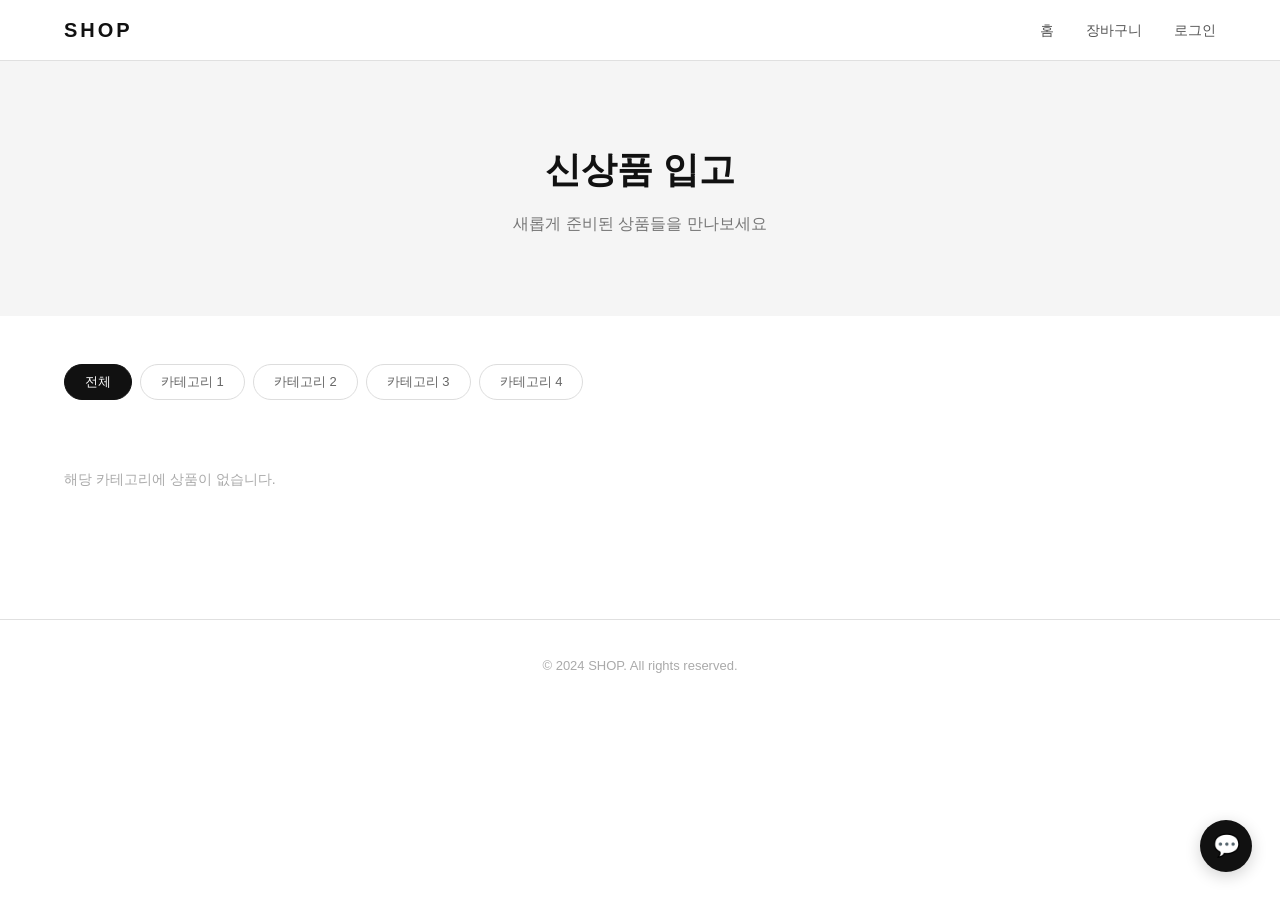
<file: index.html>
<!DOCTYPE html>
<html lang="ko">
<head>
  <meta charset="UTF-8">
  <meta name="viewport" content="width=device-width, initial-scale=1.0">
  <title>SHOP</title>
  <link rel="stylesheet" href="style.css">
</head>
<body>

  <header>
    <div class="header-inner">
      <a href="index.html" class="logo">SHOP</a>
      <nav id="main-nav"></nav>
    </div>
  </header>

  <section class="hero">
    <h1>신상품 입고</h1>
    <p>새롭게 준비된 상품들을 만나보세요</p>
  </section>

  <main class="container">
    <div class="category-tabs">
      <button class="category-tab active" onclick="filterCategory('전체')">전체</button>
      <button class="category-tab" onclick="filterCategory('카테고리 1')">카테고리 1</button>
      <button class="category-tab" onclick="filterCategory('카테고리 2')">카테고리 2</button>
      <button class="category-tab" onclick="filterCategory('카테고리 3')">카테고리 3</button>
      <button class="category-tab" onclick="filterCategory('카테고리 4')">카테고리 4</button>
    </div>
    <div class="product-grid" id="product-grid"></div>
  </main>

  <footer>
    <p>© 2024 SHOP. All rights reserved.</p>
  </footer>

  <script src="supabase-config.js"></script>
  <script src="app.js"></script>
  <script src="chat-widget.js"></script>
  <script>
    let allProducts = [];
    let currentCategory = '전체';

    async function init() {
      allProducts = await fetchProducts();
      renderProducts(allProducts);
      renderNav();
    }

    function renderProducts(products) {
      const grid = document.getElementById('product-grid');
      grid.innerHTML = '';

      if (products.length === 0) {
        grid.innerHTML = '<p style="color:#aaa; font-size:14px; padding:40px 0;">해당 카테고리에 상품이 없습니다.</p>';
        return;
      }

      products.forEach(p => {
        const card = document.createElement('div');
        card.className = 'product-card';
        card.onclick = () => location.href = `product.html?id=${p.id}`;
        card.innerHTML = `
          <div class="product-img" style="background-color: ${p.color}; ${p.image_url ? `background-image:url('${p.image_url}'); background-size:cover; background-position:center;` : ''}"></div>
          <p class="product-name">${p.name}</p>
          <p class="product-price">${p.price.toLocaleString()}원</p>
        `;
        grid.appendChild(card);
      });
    }

    function filterCategory(category) {
      currentCategory = category;

      document.querySelectorAll('.category-tab').forEach(btn => {
        btn.classList.toggle('active', btn.textContent === category);
      });

      const filtered = category === '전체'
        ? allProducts
        : allProducts.filter(p => (p.category || '카테고리 1') === category);

      renderProducts(filtered);
    }

    init();
  </script>

</body>
</html>
</file>
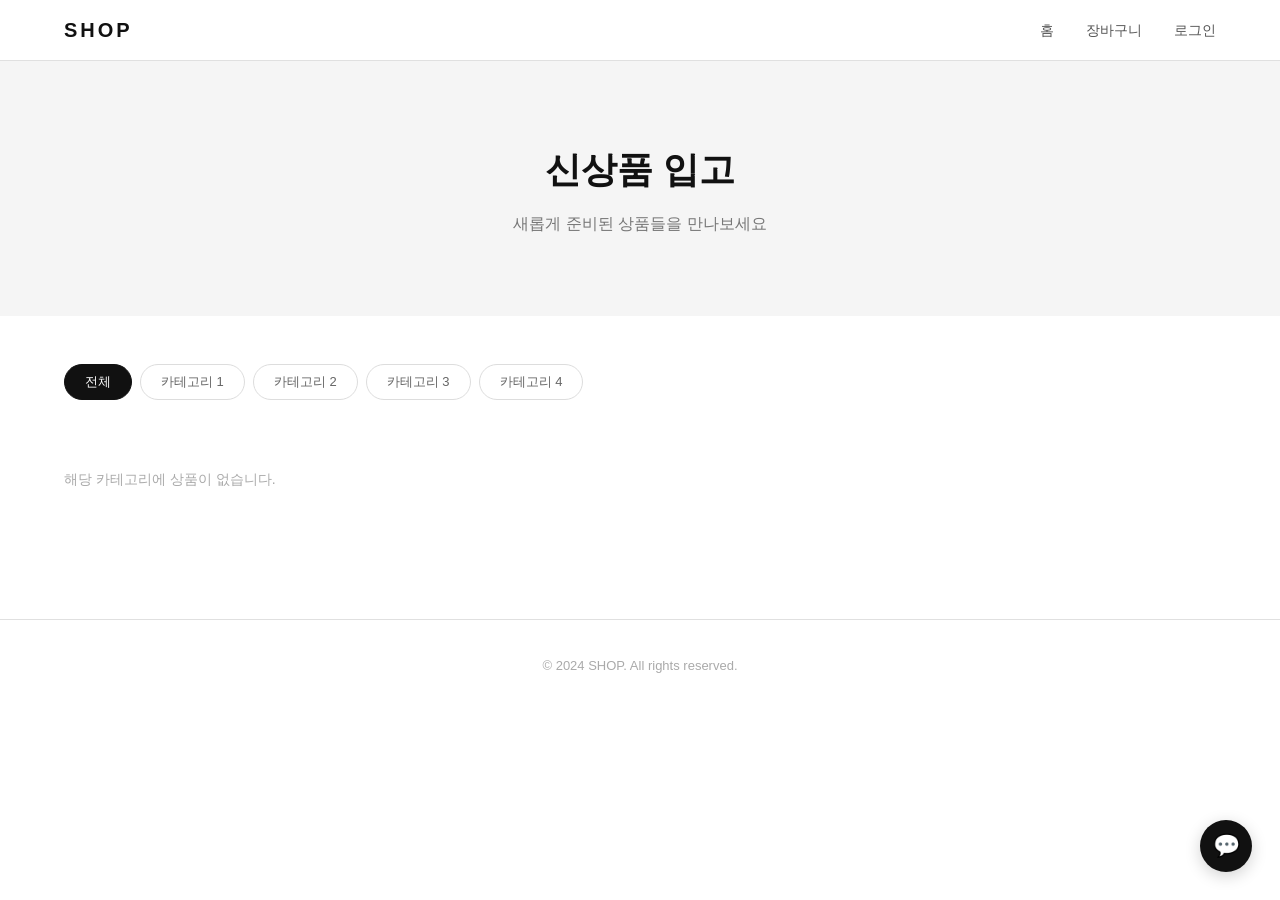
<file: admin.html>
<!DOCTYPE html>
<html lang="ko">
<head>
  <meta charset="UTF-8">
  <meta name="viewport" content="width=device-width, initial-scale=1.0">
  <title>구매 목록 — SHOP 관리자</title>
  <link rel="stylesheet" href="style.css">
</head>
<body>

  <header>
    <div class="header-inner">
      <a href="index.html" class="logo">SHOP</a>
      <nav id="main-nav"></nav>
    </div>
  </header>

  <div class="admin-container">
    <h2 class="section-title">구매 목록</h2>
    <div id="order-list"></div>
  </div>

  <footer>
    <p>© 2024 SHOP. All rights reserved.</p>
  </footer>

  <script src="supabase-config.js"></script>
  <script src="app.js"></script>
  <script>
    renderNav();

    // 관리자가 아니면 메인으로 이동
    if (!isAdmin()) {
      alert('관리자만 접근할 수 있습니다.');
      location.href = 'index.html';
    }

    async function renderOrders() {
      const orders = await getOrders();
      const el = document.getElementById('order-list');

      if (orders.length === 0) {
        el.innerHTML = '<div class="empty-admin">아직 구매 내역이 없습니다.</div>';
        return;
      }

      // 최신 주문이 위에 오도록 정렬
      const sorted = [...orders].reverse();

      el.innerHTML = `
        <table class="admin-table">
          <thead>
            <tr>
              <th>구매일시</th>
              <th>구매자</th>
              <th>아이디</th>
              <th>구매 상품</th>
              <th>총 금액</th>
            </tr>
          </thead>
          <tbody>
            ${sorted.map(order => `
              <tr>
                <td>${order.date}</td>
                <td>${order.userName}</td>
                <td>${order.userId}</td>
                <td class="order-items">
                  ${order.items.map(item =>
                    `${item.name} × ${item.qty}개 (${(item.price * item.qty).toLocaleString()}원)`
                  ).join('<br>')}
                </td>
                <td class="order-total">${order.total.toLocaleString()}원</td>
              </tr>
            `).join('')}
          </tbody>
        </table>
      `;
    }

    renderOrders();
  </script>

</body>
</html>
</file>
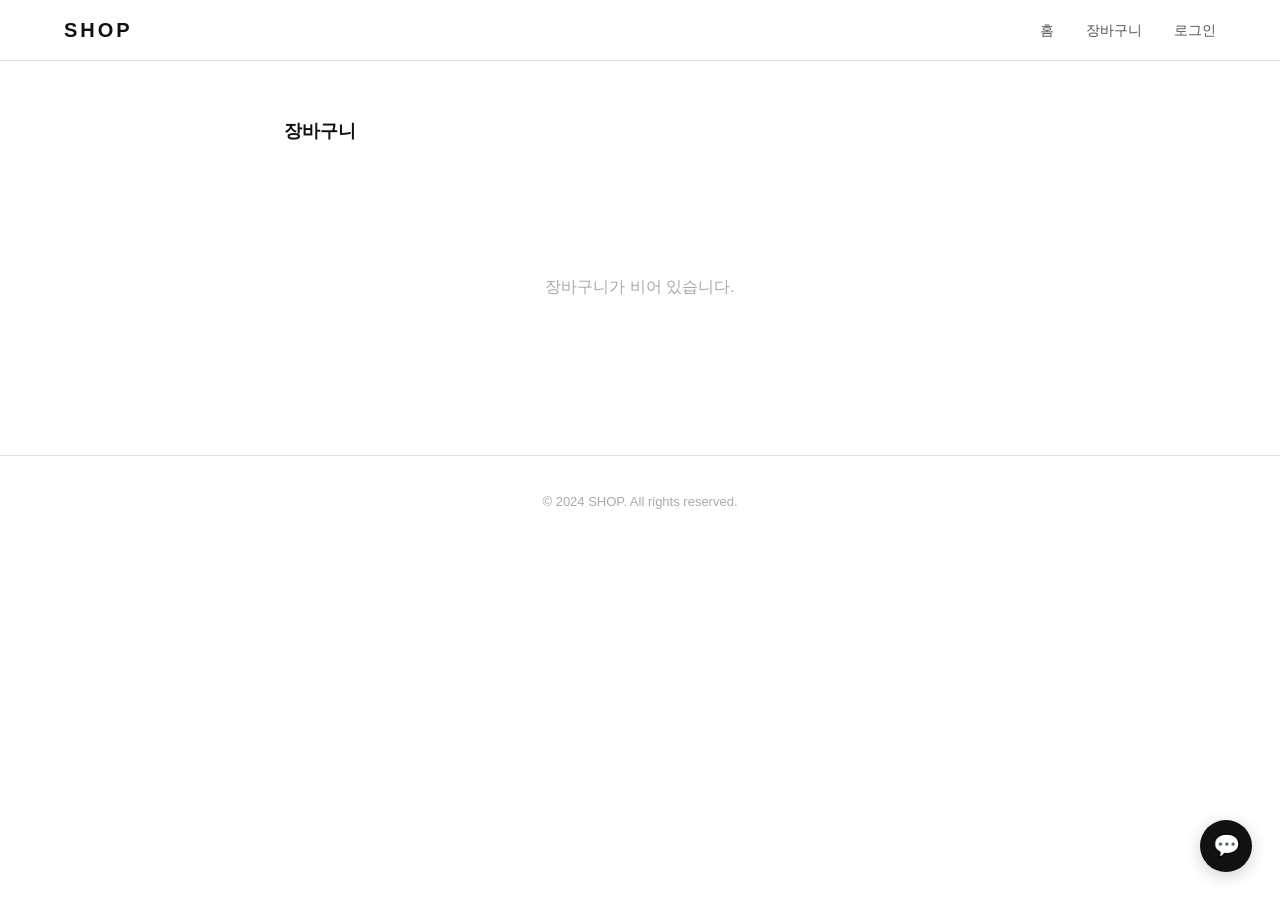
<file: cart.html>
<!DOCTYPE html>
<html lang="ko">
<head>
  <meta charset="UTF-8">
  <meta name="viewport" content="width=device-width, initial-scale=1.0">
  <title>장바구니 — SHOP</title>
  <link rel="stylesheet" href="style.css">
</head>
<body>

  <header>
    <div class="header-inner">
      <a href="index.html" class="logo">SHOP</a>
      <nav id="main-nav"></nav>
    </div>
  </header>

  <div class="cart-container">
    <h2 class="section-title">장바구니</h2>
    <div id="cart-items"></div>
    <div id="cart-summary"></div>
  </div>

  <footer>
    <p>© 2024 SHOP. All rights reserved.</p>
  </footer>

  <script src="supabase-config.js"></script>
  <script src="app.js"></script>
  <script src="chat-widget.js"></script>
  <script>
    function renderCart() {
      const cart = getCart();
      const itemsEl = document.getElementById('cart-items');
      const summaryEl = document.getElementById('cart-summary');

      if (cart.length === 0) {
        itemsEl.innerHTML = '<div class="empty-cart">장바구니가 비어 있습니다.</div>';
        summaryEl.innerHTML = '';
        updateCartCount();
        return;
      }

      itemsEl.innerHTML = cart.map(item => `
        <div class="cart-item">
          <div class="cart-item-img" style="background-color: ${item.color}"></div>
          <div class="cart-item-info">
            <p class="cart-item-name">${item.name}</p>
            <p class="cart-item-price">${item.price.toLocaleString()}원 × ${item.qty}개</p>
          </div>
          <button class="cart-item-remove" onclick="removeItem(${item.id})">✕</button>
        </div>
      `).join('');

      const total = cart.reduce((sum, item) => sum + item.price * item.qty, 0);
      summaryEl.innerHTML = `
        <div class="cart-summary">
          <p class="cart-total-text">총 금액 &nbsp; ${total.toLocaleString()}원</p>
          <button class="btn btn-primary" onclick="handlePurchase()">구매하기</button>
        </div>
      `;

      updateCartCount();
    }

    function removeItem(id) {
      removeFromCart(id);
      renderCart();
    }

    async function handlePurchase() {
      if (!getCurrentUser()) {
        alert('로그인 후 구매하실 수 있습니다.');
        location.href = 'login.html';
        return;
      }
      const btn = document.querySelector('.btn-primary');
      btn.disabled = true;
      btn.textContent = '처리 중...';
      if (await saveOrder()) {
        alert('구매가 완료되었습니다!');
        renderCart();
      } else {
        btn.disabled = false;
        btn.textContent = '구매하기';
      }
    }

    renderNav();
    renderCart();
  </script>

</body>
</html>
</file>
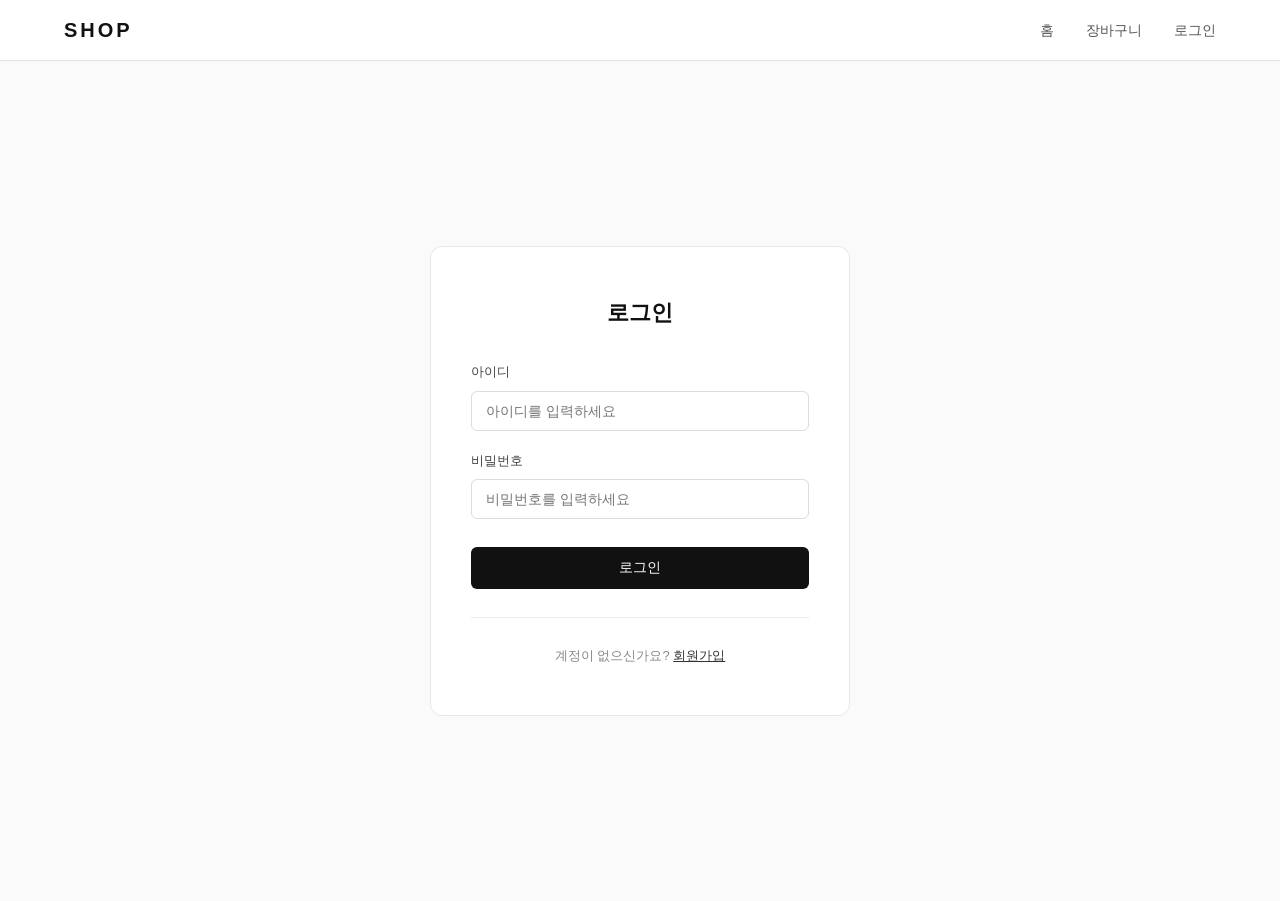
<file: inquiry.html>
<!DOCTYPE html>
<html lang="ko">
<head>
  <meta charset="UTF-8">
  <meta name="viewport" content="width=device-width, initial-scale=1.0">
  <title>문의하기 — SHOP</title>
  <link rel="stylesheet" href="style.css">
</head>
<body>

  <header>
    <div class="header-inner">
      <a href="index.html" class="logo">SHOP</a>
      <nav id="main-nav"></nav>
    </div>
  </header>

  <div class="inquiry-container">

    <!-- 문의 작성 폼 (일반 회원만) -->
    <div id="write-section">
      <h2 class="section-title">문의하기</h2>
      <div class="inquiry-form">
        <div class="form-group">
          <label class="form-label">제목</label>
          <input class="form-input" id="input-title" type="text" placeholder="문의 제목을 입력하세요">
        </div>
        <div class="form-group">
          <label class="form-label">내용</label>
          <textarea class="form-input form-textarea" id="input-content" placeholder="문의 내용을 입력하세요"></textarea>
        </div>
        <p class="form-error" id="write-error"></p>
        <button class="btn btn-primary" onclick="handleSubmit()">문의 등록</button>
      </div>
    </div>

    <!-- 문의 목록 -->
    <div id="list-section">
      <h2 class="section-title" id="list-title">내 문의 목록</h2>
      <div id="inquiry-list"></div>
    </div>

  </div>

  <footer>
    <p>© 2024 SHOP. All rights reserved.</p>
  </footer>

  <script src="supabase-config.js"></script>
  <script src="app.js"></script>
  <script>
    renderNav();

    const user = getCurrentUser();
    if (!user) {
      alert('로그인 후 이용하실 수 있습니다.');
      location.href = 'login.html';
    }

    // 관리자면 작성 폼 숨기고 제목 변경
    if (user && user.role === 'admin') {
      document.getElementById('write-section').style.display = 'none';
      document.getElementById('list-title').textContent = '전체 문의 목록';
    }

    async function loadInquiries() {
      const list = document.getElementById('inquiry-list');
      list.innerHTML = '<p style="color:#aaa; padding:20px 0; font-size:14px;">불러오는 중...</p>';

      const inquiries = isAdmin()
        ? await sbGetAllInquiries()
        : await sbGetMyInquiries(user.id);

      if (inquiries.length === 0) {
        list.innerHTML = '<div class="empty-admin">문의 내역이 없습니다.</div>';
        return;
      }

      list.innerHTML = inquiries.map(inq => `
        <div class="inquiry-item">
          <div class="inquiry-header" onclick="toggleInquiry(${inq.id})">
            <div style="display:flex; align-items:center;">
              <span class="inquiry-status ${inq.answer ? 'status-done' : 'status-pending'}">
                ${inq.answer ? '답변완료' : '답변대기'}
              </span>
              <span class="inquiry-title-text">${inq.title}</span>
            </div>
            <div class="inquiry-meta">
              ${isAdmin() ? `<span>${inq.user_name} (${inq.user_id})</span>` : ''}
              <span>${new Date(inq.created_at).toLocaleDateString('ko-KR')}</span>
              <span>▾</span>
            </div>
          </div>
          <div class="inquiry-body" id="body-${inq.id}" style="display:none;">
            <div class="inquiry-content">${inq.content.replace(/\n/g, '<br>')}</div>
            ${inq.answer
              ? `<div class="inquiry-answer">
                  <p class="answer-label">관리자 답변</p>
                  <p class="answer-content">${inq.answer.replace(/\n/g, '<br>')}</p>
                </div>`
              : '<p style="color:#aaa; font-size:13px; margin-top:16px;">아직 답변이 등록되지 않았습니다.</p>'
            }
            ${isAdmin() ? `
              <div style="margin-top:20px;">
                <textarea class="form-input form-textarea" id="answer-${inq.id}" placeholder="답변을 입력하세요" style="min-height:90px;">${inq.answer || ''}</textarea>
                <button class="btn btn-primary" style="margin-top:10px;" onclick="handleAnswer(${inq.id})">답변 등록</button>
              </div>
            ` : ''}
          </div>
        </div>
      `).join('');
    }

    function toggleInquiry(id) {
      const body = document.getElementById('body-' + id);
      body.style.display = body.style.display === 'none' ? 'block' : 'none';
    }

    async function handleSubmit() {
      const title = document.getElementById('input-title').value.trim();
      const content = document.getElementById('input-content').value.trim();
      const errorEl = document.getElementById('write-error');
      const btn = document.querySelector('#write-section .btn-primary');

      if (!title) {
        errorEl.textContent = '제목을 입력해주세요.';
        errorEl.style.display = 'block';
        return;
      }
      if (!content) {
        errorEl.textContent = '내용을 입력해주세요.';
        errorEl.style.display = 'block';
        return;
      }
      errorEl.style.display = 'none';

      btn.disabled = true;
      btn.textContent = '등록 중...';

      const ok = await sbAddInquiry(user.id, user.name, title, content);
      if (ok) {
        document.getElementById('input-title').value = '';
        document.getElementById('input-content').value = '';
        await loadInquiries();
      }
      btn.disabled = false;
      btn.textContent = '문의 등록';
    }

    async function handleAnswer(inquiryId) {
      const answer = document.getElementById('answer-' + inquiryId).value.trim();
      if (!answer) return;
      const btn = event.target;
      btn.disabled = true;
      btn.textContent = '저장 중...';
      const ok = await sbAddAnswer(inquiryId, answer);
      if (ok) await loadInquiries();
      else {
        btn.disabled = false;
        btn.textContent = '답변 등록';
      }
    }

    loadInquiries();
  </script>

</body>
</html>
</file>
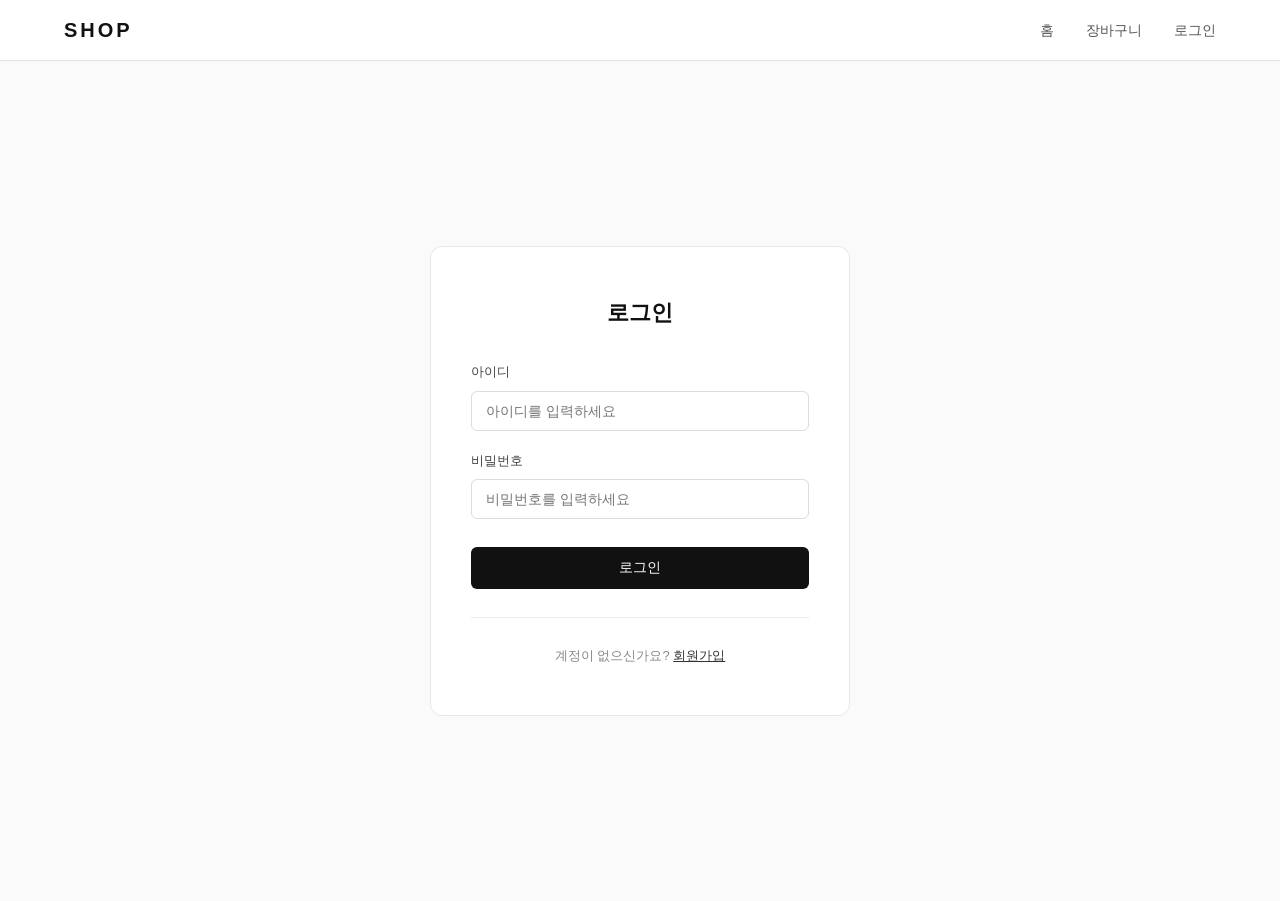
<file: login.html>
<!DOCTYPE html>
<html lang="ko">
<head>
  <meta charset="UTF-8">
  <meta name="viewport" content="width=device-width, initial-scale=1.0">
  <title>로그인 — SHOP</title>
  <link rel="stylesheet" href="style.css">
</head>
<body>

  <header>
    <div class="header-inner">
      <a href="index.html" class="logo">SHOP</a>
      <nav id="main-nav"></nav>
    </div>
  </header>

  <div class="auth-page">
    <div class="auth-box">
      <h1 class="auth-title">로그인</h1>

      <div class="form-group">
        <label class="form-label" for="input-id">아이디</label>
        <input class="form-input" type="text" id="input-id" placeholder="아이디를 입력하세요">
      </div>

      <div class="form-group">
        <label class="form-label" for="input-pw">비밀번호</label>
        <input class="form-input" type="password" id="input-pw" placeholder="비밀번호를 입력하세요">
      </div>

      <p class="form-error" id="login-error"></p>

      <button class="btn btn-primary" style="width:100%; margin-top:8px;" onclick="handleLogin()">로그인</button>

      <hr class="form-divider">

      <p class="auth-link">계정이 없으신가요? <a href="register.html">회원가입</a></p>
    </div>
  </div>

  <script src="supabase-config.js"></script>
  <script src="app.js"></script>
  <script>
    renderNav();

    // 이미 로그인 상태면 메인으로
    if (getCurrentUser()) location.href = 'index.html';

    // 엔터키로 로그인
    document.getElementById('input-pw').addEventListener('keydown', e => {
      if (e.key === 'Enter') handleLogin();
    });

    async function handleLogin() {
      const id = document.getElementById('input-id').value.trim();
      const pw = document.getElementById('input-pw').value;
      const errorEl = document.getElementById('login-error');
      const btn = document.querySelector('.btn-primary');

      if (!id || !pw) {
        errorEl.textContent = '아이디와 비밀번호를 입력해주세요.';
        errorEl.style.display = 'block';
        return;
      }

      btn.disabled = true;
      btn.textContent = '확인 중...';

      const result = await loginUser(id, pw);
      if (result.success) {
        location.href = 'index.html';
      } else {
        errorEl.textContent = result.message;
        errorEl.style.display = 'block';
        btn.disabled = false;
        btn.textContent = '로그인';
      }
    }
  </script>

</body>
</html>
</file>
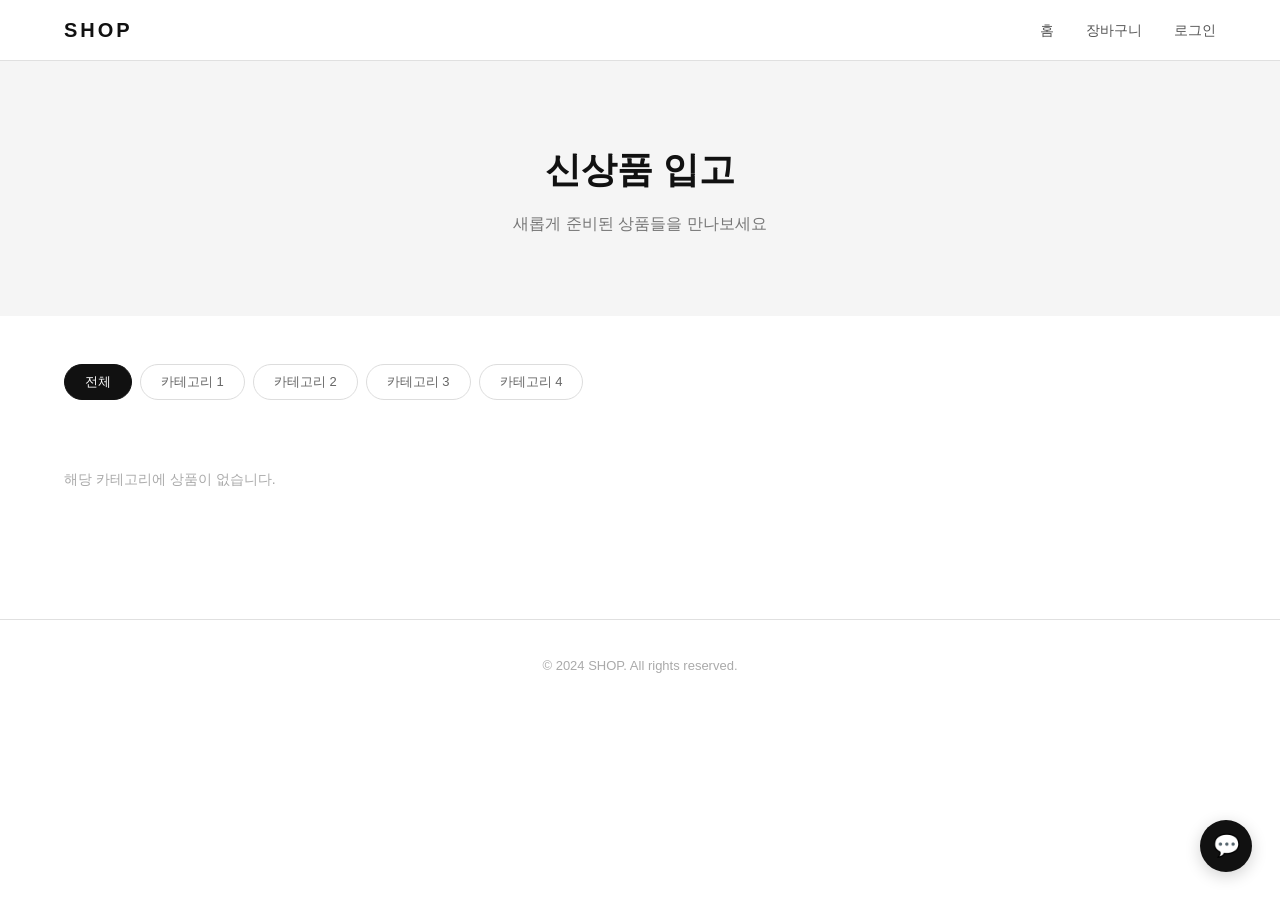
<file: mypage.html>
<!DOCTYPE html>
<html lang="ko">
<head>
  <meta charset="UTF-8">
  <meta name="viewport" content="width=device-width, initial-scale=1.0">
  <title>마이페이지 — SHOP</title>
  <link rel="stylesheet" href="style.css">
</head>
<body>

  <header>
    <div class="header-inner">
      <a href="index.html" class="logo">SHOP</a>
      <nav id="main-nav"></nav>
    </div>
  </header>

  <div class="auth-page" style="align-items: flex-start; padding-top: 56px;">
    <div style="width: 100%; max-width: 480px;">

      <!-- 회원정보 수정 -->
      <div class="auth-box" style="margin-bottom: 20px;">
        <h1 class="auth-title">회원정보 수정</h1>

        <div class="form-group">
          <label class="form-label">아이디</label>
          <input class="form-input" id="show-id" type="text" disabled style="background:#f5f5f5; color:#999;">
        </div>

        <div class="form-group">
          <label class="form-label" for="input-name">이름</label>
          <input class="form-input" id="input-name" type="text">
        </div>

        <div class="form-group">
          <label class="form-label" for="input-email">이메일</label>
          <input class="form-input" id="input-email" type="email">
        </div>

        <div class="form-group">
          <label class="form-label" for="input-phone">전화번호</label>
          <input class="form-input" id="input-phone" type="tel">
        </div>

        <div class="form-group">
          <label class="form-label" for="input-address">주소</label>
          <input class="form-input" id="input-address" type="text">
        </div>

        <p class="form-error" id="info-error"></p>
        <p style="font-size:13px; color:#2a9d5c; margin-top:8px; display:none;" id="info-success">저장되었습니다.</p>

        <button class="btn btn-primary" style="width:100%; margin-top:8px;" onclick="handleUpdateInfo()">저장하기</button>
      </div>

      <!-- 비밀번호 변경 -->
      <div class="auth-box">
        <h1 class="auth-title">비밀번호 변경</h1>

        <div class="form-group">
          <label class="form-label" for="input-cur-pw">현재 비밀번호</label>
          <input class="form-input" id="input-cur-pw" type="password" placeholder="현재 비밀번호">
        </div>

        <div class="form-group">
          <label class="form-label" for="input-new-pw">새 비밀번호</label>
          <input class="form-input" id="input-new-pw" type="password" placeholder="6자 이상">
        </div>

        <div class="form-group">
          <label class="form-label" for="input-new-pw2">새 비밀번호 확인</label>
          <input class="form-input" id="input-new-pw2" type="password" placeholder="새 비밀번호 재입력">
        </div>

        <p class="form-error" id="pw-error"></p>
        <p style="font-size:13px; color:#2a9d5c; margin-top:8px; display:none;" id="pw-success">비밀번호가 변경되었습니다.</p>

        <button class="btn btn-primary" style="width:100%; margin-top:8px;" onclick="handleChangePw()">변경하기</button>
      </div>

    </div>
  </div>

  <footer>
    <p>© 2024 SHOP. All rights reserved.</p>
  </footer>

  <script src="supabase-config.js"></script>
  <script src="app.js"></script>
  <script>
    renderNav();

    // 비로그인 시 메인으로
    const user = getCurrentUser();
    if (!user) location.href = 'index.html';

    // 현재 정보 채우기
    document.getElementById('show-id').value = user.id;
    document.getElementById('input-name').value = user.name || '';
    document.getElementById('input-email').value = user.email || '';
    document.getElementById('input-phone').value = user.phone || '';
    document.getElementById('input-address').value = user.address || '';

    async function handleUpdateInfo() {
      const name    = document.getElementById('input-name').value.trim();
      const email   = document.getElementById('input-email').value.trim();
      const phone   = document.getElementById('input-phone').value.trim();
      const address = document.getElementById('input-address').value.trim();
      const errorEl = document.getElementById('info-error');
      const successEl = document.getElementById('info-success');
      const btn = document.querySelector('#info-error ~ p ~ button, .auth-box button');

      if (!name) {
        errorEl.textContent = '이름을 입력해주세요.';
        errorEl.style.display = 'block';
        successEl.style.display = 'none';
        return;
      }
      errorEl.style.display = 'none';
      successEl.style.display = 'none';

      const result = await updateUserInfo({ name, email, phone, address });
      if (result.success) {
        successEl.style.display = 'block';
        renderNav();
      } else {
        errorEl.textContent = result.message;
        errorEl.style.display = 'block';
      }
    }

    async function handleChangePw() {
      const curPw  = document.getElementById('input-cur-pw').value;
      const newPw  = document.getElementById('input-new-pw').value;
      const newPw2 = document.getElementById('input-new-pw2').value;
      const errorEl = document.getElementById('pw-error');
      const successEl = document.getElementById('pw-success');

      errorEl.style.display = 'none';
      successEl.style.display = 'none';

      if (!curPw || !newPw || !newPw2) {
        errorEl.textContent = '모든 항목을 입력해주세요.';
        errorEl.style.display = 'block';
        return;
      }
      if (newPw.length < 6) {
        errorEl.textContent = '새 비밀번호는 6자 이상이어야 합니다.';
        errorEl.style.display = 'block';
        return;
      }
      if (newPw !== newPw2) {
        errorEl.textContent = '새 비밀번호가 일치하지 않습니다.';
        errorEl.style.display = 'block';
        return;
      }

      const result = await changePassword(curPw, newPw);
      if (result.success) {
        successEl.style.display = 'block';
        document.getElementById('input-cur-pw').value = '';
        document.getElementById('input-new-pw').value = '';
        document.getElementById('input-new-pw2').value = '';
      } else {
        errorEl.textContent = result.message;
        errorEl.style.display = 'block';
      }
    }
  </script>

</body>
</html>
</file>
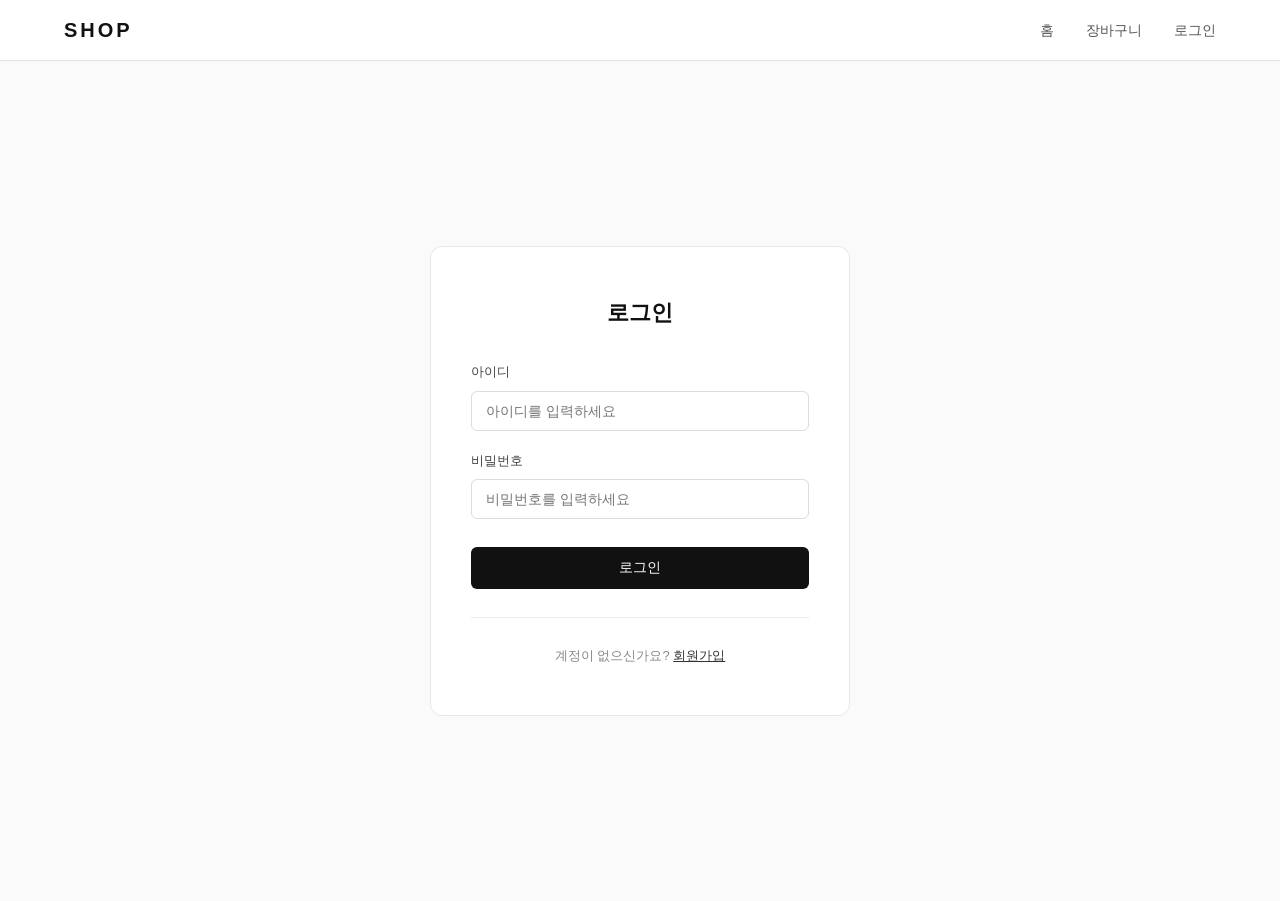
<file: orders.html>
<!DOCTYPE html>
<html lang="ko">
<head>
  <meta charset="UTF-8">
  <meta name="viewport" content="width=device-width, initial-scale=1.0">
  <title>주문 내역 — SHOP</title>
  <link rel="stylesheet" href="style.css">
</head>
<body>

  <header>
    <div class="header-inner">
      <a href="index.html" class="logo">SHOP</a>
      <nav id="main-nav"></nav>
    </div>
  </header>

  <div class="cart-container">
    <h2 class="section-title">주문 내역</h2>
    <div id="order-list"></div>
  </div>

  <footer>
    <p>© 2024 SHOP. All rights reserved.</p>
  </footer>

  <script src="supabase-config.js"></script>
  <script src="app.js"></script>
  <script>
    renderNav();

    const user = getCurrentUser();
    if (!user) {
      alert('로그인 후 이용하실 수 있습니다.');
      location.href = 'login.html';
    }

    async function renderOrders() {
      const el = document.getElementById('order-list');
      el.innerHTML = '<p style="color:#aaa; padding:20px 0; font-size:14px;">불러오는 중...</p>';

      const orders = await sbGetMyOrders(user.id);

      if (orders.length === 0) {
        el.innerHTML = '<div class="empty-cart">주문 내역이 없습니다.</div>';
        return;
      }

      el.innerHTML = orders.map(order => `
        <div style="border:1px solid #e8e8e8; border-radius:10px; padding:24px; margin-bottom:16px;">
          <div style="display:flex; justify-content:space-between; align-items:center; margin-bottom:16px;">
            <span style="font-size:13px; color:#aaa;">${order.date}</span>
            <span style="font-size:15px; font-weight:600; color:#111;">${order.total.toLocaleString()}원</span>
          </div>
          <div style="border-top:1px solid #f0f0f0; padding-top:16px;">
            ${order.items.map(item => `
              <div style="display:flex; justify-content:space-between; font-size:14px; color:#444; margin-bottom:8px;">
                <span>${item.name} × ${item.qty}개</span>
                <span>${(item.price * item.qty).toLocaleString()}원</span>
              </div>
            `).join('')}
          </div>
        </div>
      `).join('');
    }

    renderOrders();
  </script>

</body>
</html>
</file>
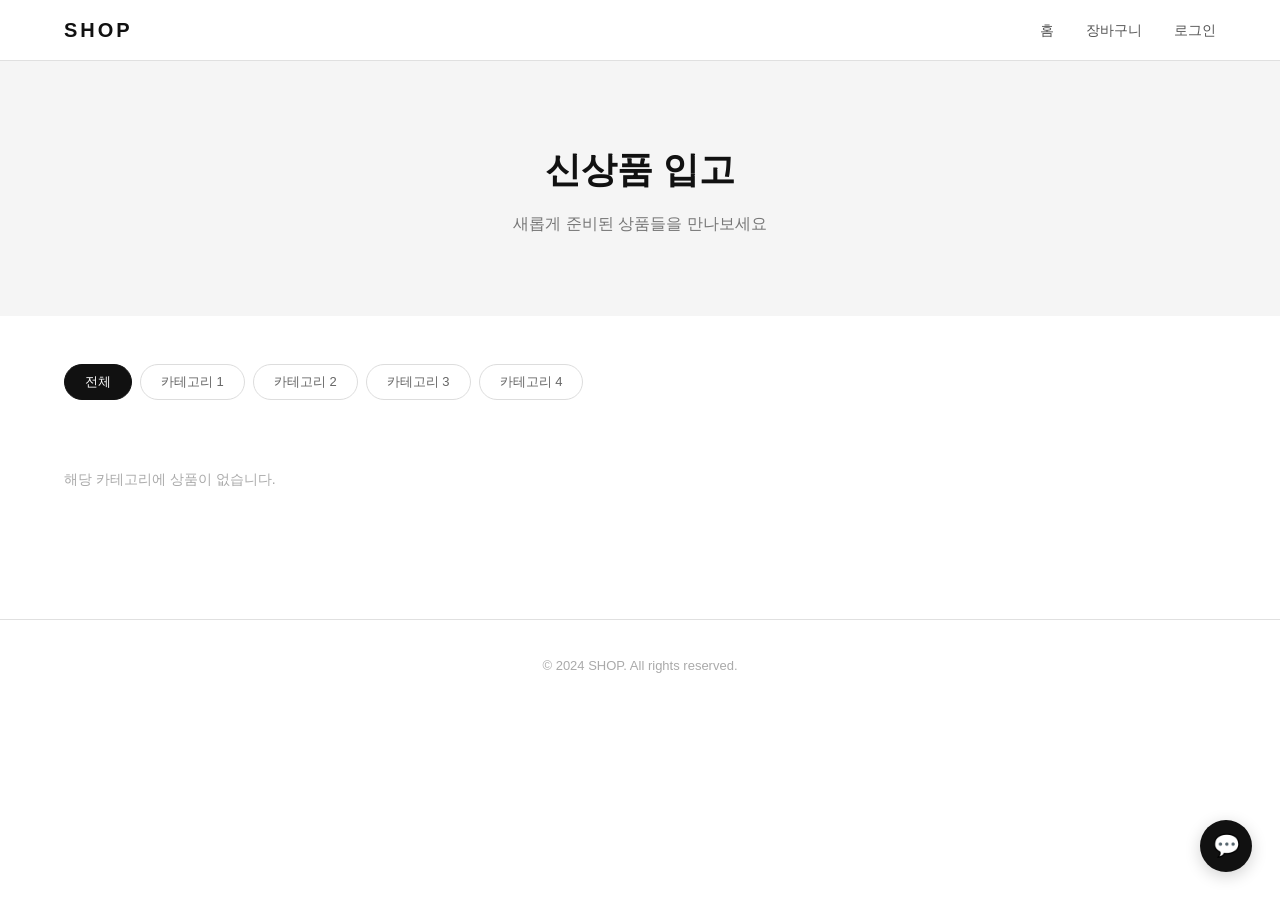
<file: product.html>
<!DOCTYPE html>
<html lang="ko">
<head>
  <meta charset="UTF-8">
  <meta name="viewport" content="width=device-width, initial-scale=1.0">
  <title>상품 상세</title>
  <link rel="stylesheet" href="style.css">
</head>
<body>

  <header>
    <div class="header-inner">
      <a href="index.html" class="logo">SHOP</a>
      <nav id="main-nav"></nav>
    </div>
  </header>

  <div class="product-detail">
    <div class="detail-img" id="detail-img"></div>
    <div>
      <h1 class="detail-name" id="detail-name"></h1>
      <p class="detail-price" id="detail-price"></p>
      <p class="detail-desc" id="detail-desc"></p>
      <div class="detail-actions">
        <button class="btn btn-primary" id="btn-cart">장바구니 담기</button>
        <button class="btn btn-secondary" onclick="location.href='cart.html'">장바구니로 이동</button>
      </div>
    </div>
  </div>

  <footer>
    <p>© 2024 SHOP. All rights reserved.</p>
  </footer>

  <script src="supabase-config.js"></script>
  <script src="app.js"></script>
  <script src="chat-widget.js"></script>
  <script>
    async function init() {
      const params = new URLSearchParams(location.search);
      const id = parseInt(params.get('id'));
      const products = await fetchProducts();
      const product = products.find(p => p.id === id);

      if (product) {
        document.title = product.name + ' — SHOP';
        const imgEl = document.getElementById('detail-img');
        imgEl.style.backgroundColor = product.color;
        if (product.image_url) {
          imgEl.style.backgroundImage = `url('${product.image_url}')`;
          imgEl.style.backgroundSize = 'cover';
          imgEl.style.backgroundPosition = 'center';
        }
        document.getElementById('detail-name').textContent = product.name;
        document.getElementById('detail-price').textContent = product.price.toLocaleString() + '원';
        document.getElementById('detail-desc').textContent = product.desc;
        document.getElementById('btn-cart').addEventListener('click', () => {
          addToCart(product);
          alert('장바구니에 담았습니다!');
          updateCartCount();
        });
      } else {
        location.href = 'index.html';
      }
      renderNav();
    }
    init();
  </script>

</body>
</html>
</file>
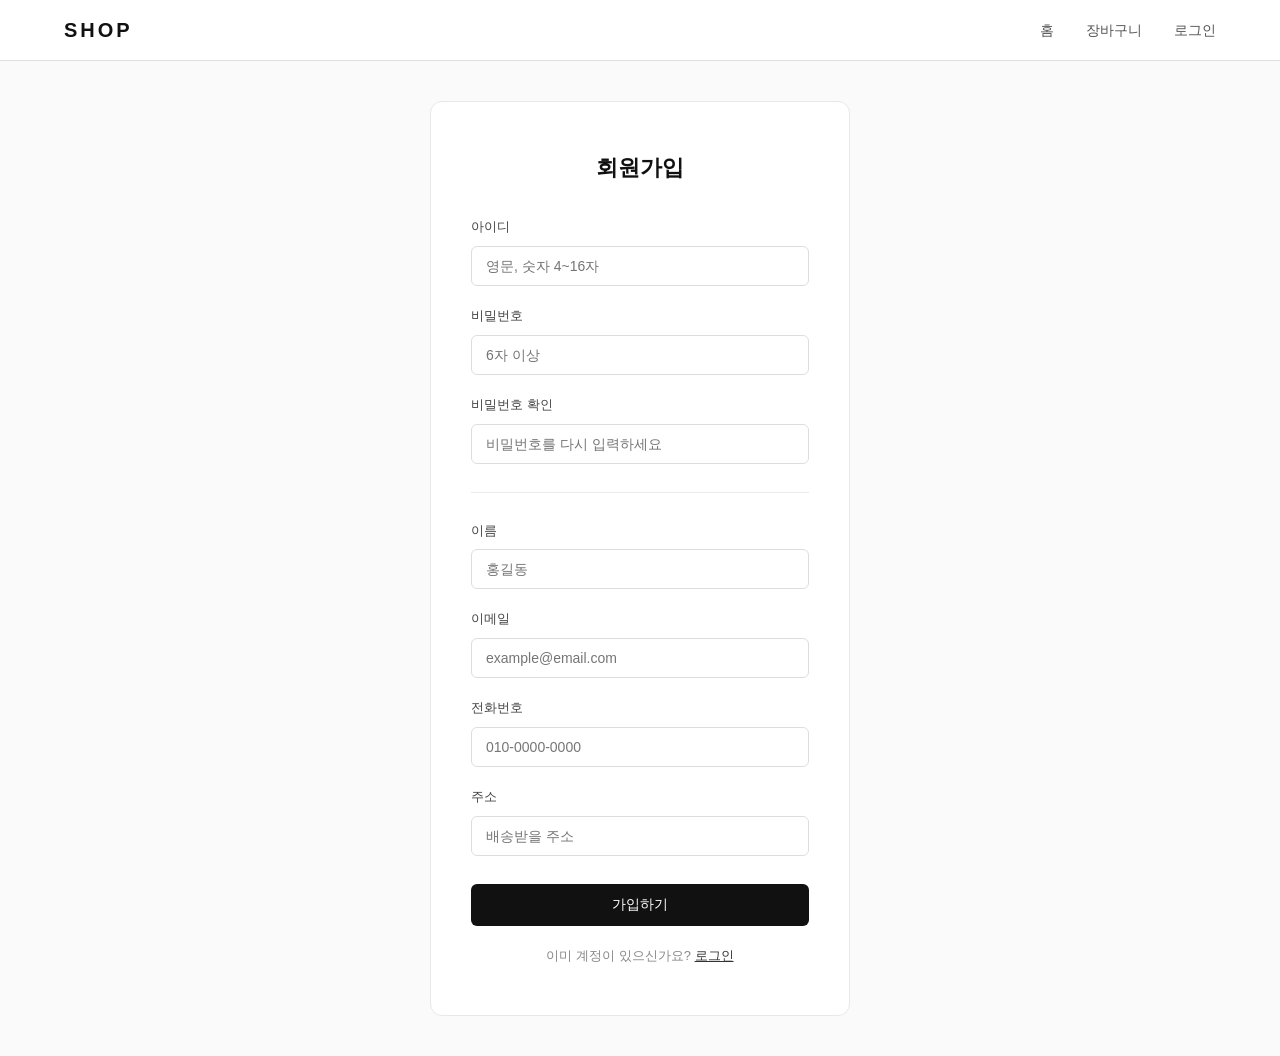
<file: register.html>
<!DOCTYPE html>
<html lang="ko">
<head>
  <meta charset="UTF-8">
  <meta name="viewport" content="width=device-width, initial-scale=1.0">
  <title>회원가입 — SHOP</title>
  <link rel="stylesheet" href="style.css">
</head>
<body>

  <header>
    <div class="header-inner">
      <a href="index.html" class="logo">SHOP</a>
      <nav id="main-nav"></nav>
    </div>
  </header>

  <div class="auth-page">
    <div class="auth-box">
      <h1 class="auth-title">회원가입</h1>

      <div class="form-group">
        <label class="form-label" for="input-id">아이디</label>
        <input class="form-input" type="text" id="input-id" placeholder="영문, 숫자 4~16자">
        <p class="form-error" id="error-id"></p>
      </div>

      <div class="form-group">
        <label class="form-label" for="input-pw">비밀번호</label>
        <input class="form-input" type="password" id="input-pw" placeholder="6자 이상">
        <p class="form-error" id="error-pw"></p>
      </div>

      <div class="form-group">
        <label class="form-label" for="input-pw2">비밀번호 확인</label>
        <input class="form-input" type="password" id="input-pw2" placeholder="비밀번호를 다시 입력하세요">
        <p class="form-error" id="error-pw2"></p>
      </div>

      <hr class="form-divider">

      <div class="form-group">
        <label class="form-label" for="input-name">이름</label>
        <input class="form-input" type="text" id="input-name" placeholder="홍길동">
        <p class="form-error" id="error-name"></p>
      </div>

      <div class="form-group">
        <label class="form-label" for="input-email">이메일</label>
        <input class="form-input" type="email" id="input-email" placeholder="example@email.com">
        <p class="form-error" id="error-email"></p>
      </div>

      <div class="form-group">
        <label class="form-label" for="input-phone">전화번호</label>
        <input class="form-input" type="tel" id="input-phone" placeholder="010-0000-0000">
      </div>

      <div class="form-group">
        <label class="form-label" for="input-address">주소</label>
        <input class="form-input" type="text" id="input-address" placeholder="배송받을 주소">
      </div>

      <button class="btn btn-primary" style="width:100%; margin-top:8px;" onclick="handleRegister()">가입하기</button>

      <p class="auth-link" style="margin-top:20px;">이미 계정이 있으신가요? <a href="login.html">로그인</a></p>
    </div>
  </div>

  <script src="supabase-config.js"></script>
  <script src="app.js"></script>
  <script>
    renderNav();

    // 이미 로그인 상태면 메인으로
    if (getCurrentUser()) location.href = 'index.html';

    function showError(id, msg) {
      const el = document.getElementById(id);
      el.textContent = msg;
      el.style.display = msg ? 'block' : 'none';
    }

    async function handleRegister() {
      const id      = document.getElementById('input-id').value.trim();
      const pw      = document.getElementById('input-pw').value;
      const pw2     = document.getElementById('input-pw2').value;
      const name    = document.getElementById('input-name').value.trim();
      const email   = document.getElementById('input-email').value.trim();
      const phone   = document.getElementById('input-phone').value.trim();
      const address = document.getElementById('input-address').value.trim();

      // 초기화
      ['error-id','error-pw','error-pw2','error-name','error-email'].forEach(e => showError(e, ''));

      let valid = true;

      if (!/^[a-zA-Z0-9]{4,16}$/.test(id)) {
        showError('error-id', '아이디는 영문, 숫자 4~16자로 입력해주세요.'); valid = false;
      }
      if (pw.length < 6) {
        showError('error-pw', '비밀번호는 6자 이상 입력해주세요.'); valid = false;
      }
      if (pw !== pw2) {
        showError('error-pw2', '비밀번호가 일치하지 않습니다.'); valid = false;
      }
      if (!name) {
        showError('error-name', '이름을 입력해주세요.'); valid = false;
      }
      if (!/^[^\s@]+@[^\s@]+\.[^\s@]+$/.test(email)) {
        showError('error-email', '올바른 이메일 형식을 입력해주세요.'); valid = false;
      }

      if (!valid) return;

      const btn = document.querySelector('.btn-primary');
      btn.disabled = true;
      btn.textContent = '처리 중...';

      const result = await registerUser(id, pw, { name, email, phone, address });
      if (result.success) {
        alert('회원가입이 완료되었습니다! 로그인해주세요.');
        location.href = 'login.html';
      } else {
        showError('error-id', result.message);
        btn.disabled = false;
        btn.textContent = '가입하기';
      }
    }
  </script>

</body>
</html>
</file>
<file: style.css>
* {
  margin: 0;
  padding: 0;
  box-sizing: border-box;
}

body {
  font-family: -apple-system, BlinkMacSystemFont, 'Segoe UI', 'Noto Sans KR', sans-serif;
  color: #333;
  background: #fff;
  line-height: 1.6;
}

/* ── Header ── */
header {
  border-bottom: 1px solid #e0e0e0;
  position: sticky;
  top: 0;
  background: #fff;
  z-index: 100;
}

.header-inner {
  max-width: 1200px;
  margin: 0 auto;
  padding: 0 24px;
  height: 60px;
  display: flex;
  align-items: center;
  justify-content: space-between;
}

.logo {
  font-size: 20px;
  font-weight: 700;
  text-decoration: none;
  color: #111;
  letter-spacing: 3px;
}

nav a {
  text-decoration: none;
  color: #555;
  margin-left: 28px;
  font-size: 14px;
  transition: color 0.2s;
}

nav a:hover {
  color: #111;
}

#cart-count {
  display: inline-block;
  background: #111;
  color: #fff;
  font-size: 11px;
  border-radius: 50%;
  width: 18px;
  height: 18px;
  text-align: center;
  line-height: 18px;
  margin-left: 4px;
}

/* ── Hero ── */
.hero {
  background: #f5f5f5;
  padding: 80px 24px;
  text-align: center;
}

.hero h1 {
  font-size: 36px;
  font-weight: 700;
  color: #111;
  margin-bottom: 12px;
}

.hero p {
  font-size: 16px;
  color: #777;
}

/* ── Container ── */
.container {
  max-width: 1200px;
  margin: 0 auto;
  padding: 48px 24px;
}

.section-title {
  font-size: 18px;
  font-weight: 600;
  color: #111;
  margin-bottom: 28px;
}

/* ── Product Grid ── */
.product-grid {
  display: grid;
  grid-template-columns: repeat(4, 1fr);
  gap: 28px;
}

.product-card {
  cursor: pointer;
  transition: transform 0.2s;
}

.product-card:hover {
  transform: translateY(-4px);
}

.product-img {
  width: 100%;
  aspect-ratio: 1;
  border-radius: 10px;
  margin-bottom: 14px;
}

.product-name {
  font-size: 14px;
  font-weight: 500;
  color: #222;
  margin-bottom: 5px;
}

.product-price {
  font-size: 14px;
  color: #666;
}

/* ── Buttons ── */
.btn {
  display: inline-block;
  padding: 12px 28px;
  border: none;
  border-radius: 6px;
  font-size: 14px;
  font-weight: 500;
  cursor: pointer;
  transition: background 0.2s;
  font-family: inherit;
}

.btn-primary {
  background: #111;
  color: #fff;
}

.btn-primary:hover {
  background: #444;
}

.btn-secondary {
  background: #f0f0f0;
  color: #333;
}

.btn-secondary:hover {
  background: #e0e0e0;
}

/* ── Product Detail ── */
.product-detail {
  max-width: 960px;
  margin: 56px auto;
  padding: 0 24px;
  display: grid;
  grid-template-columns: 1fr 1fr;
  gap: 56px;
  align-items: center;
}

.detail-img {
  width: 100%;
  aspect-ratio: 1;
  border-radius: 14px;
}

.detail-name {
  font-size: 26px;
  font-weight: 700;
  color: #111;
  margin-bottom: 14px;
}

.detail-price {
  font-size: 22px;
  font-weight: 600;
  color: #111;
  margin-bottom: 24px;
}

.detail-desc {
  font-size: 15px;
  color: #666;
  line-height: 1.9;
  margin-bottom: 36px;
}

.detail-actions {
  display: flex;
  gap: 12px;
}

/* ── Cart ── */
.cart-container {
  max-width: 760px;
  margin: 56px auto;
  padding: 0 24px;
}

.cart-item {
  display: flex;
  align-items: center;
  gap: 20px;
  padding: 20px 0;
  border-bottom: 1px solid #ebebeb;
}

.cart-item-img {
  width: 80px;
  height: 80px;
  border-radius: 8px;
  flex-shrink: 0;
}

.cart-item-info {
  flex: 1;
}

.cart-item-name {
  font-size: 15px;
  font-weight: 500;
  color: #222;
  margin-bottom: 5px;
}

.cart-item-price {
  font-size: 14px;
  color: #777;
}

.cart-item-remove {
  background: none;
  border: none;
  color: #bbb;
  cursor: pointer;
  font-size: 16px;
  padding: 6px;
  transition: color 0.2s;
}

.cart-item-remove:hover {
  color: #555;
}

.cart-summary {
  margin-top: 36px;
  padding-top: 24px;
  display: flex;
  justify-content: space-between;
  align-items: center;
}

.cart-total-text {
  font-size: 18px;
  font-weight: 600;
  color: #111;
}

.empty-cart {
  text-align: center;
  padding: 100px 0;
  color: #aaa;
  font-size: 16px;
}

/* ── Nav 로그인 상태 ── */
.nav-greeting {
  margin-left: 28px;
  font-size: 14px;
  color: #333;
}

.nav-logout {
  color: #999 !important;
}

.nav-logout:hover {
  color: #555 !important;
}

/* ── 로그인 / 회원가입 폼 ── */
.auth-page {
  min-height: calc(100vh - 60px);
  display: flex;
  align-items: center;
  justify-content: center;
  padding: 40px 24px;
  background: #fafafa;
}

.auth-box {
  background: #fff;
  border: 1px solid #e8e8e8;
  border-radius: 12px;
  padding: 48px 40px;
  width: 100%;
  max-width: 420px;
}

.auth-title {
  font-size: 22px;
  font-weight: 700;
  color: #111;
  margin-bottom: 32px;
  text-align: center;
}

.form-group {
  margin-bottom: 20px;
}

.form-label {
  display: block;
  font-size: 13px;
  font-weight: 500;
  color: #444;
  margin-bottom: 8px;
}

.form-input {
  width: 100%;
  padding: 11px 14px;
  border: 1px solid #ddd;
  border-radius: 6px;
  font-size: 14px;
  font-family: inherit;
  color: #333;
  transition: border-color 0.2s;
  outline: none;
}

.form-input:focus {
  border-color: #999;
}

.form-error {
  font-size: 12px;
  color: #e05050;
  margin-top: 6px;
  display: none;
}

.form-divider {
  border: none;
  border-top: 1px solid #ebebeb;
  margin: 28px 0;
}

.auth-link {
  text-align: center;
  font-size: 13px;
  color: #888;
  margin-top: 20px;
}

.auth-link a {
  color: #333;
  text-decoration: underline;
}

/* ── 관리자 페이지 ── */
.admin-container {
  max-width: 1000px;
  margin: 56px auto;
  padding: 0 24px;
}

.admin-table {
  width: 100%;
  border-collapse: collapse;
  font-size: 14px;
}

.admin-table th {
  background: #f5f5f5;
  color: #555;
  font-weight: 600;
  padding: 12px 16px;
  text-align: left;
  border-bottom: 2px solid #e0e0e0;
}

.admin-table td {
  padding: 14px 16px;
  border-bottom: 1px solid #ebebeb;
  color: #333;
  vertical-align: top;
}

.admin-table tr:hover td {
  background: #fafafa;
}

.order-items {
  line-height: 1.9;
  color: #555;
}

.order-total {
  font-weight: 600;
  color: #111;
}

.empty-admin {
  text-align: center;
  padding: 80px 0;
  color: #aaa;
  font-size: 15px;
}

/* ── 카테고리 탭 ── */
.category-tabs {
  display: flex;
  gap: 8px;
  margin-bottom: 28px;
  flex-wrap: wrap;
}

.category-tab {
  padding: 8px 20px;
  border: 1px solid #ddd;
  border-radius: 20px;
  background: #fff;
  color: #666;
  font-size: 13px;
  font-family: inherit;
  cursor: pointer;
  transition: all 0.2s;
}

.category-tab:hover {
  border-color: #999;
  color: #333;
}

.category-tab.active {
  background: #111;
  border-color: #111;
  color: #fff;
}

/* ── 문의 페이지 ── */
.inquiry-container {
  max-width: 760px;
  margin: 56px auto;
  padding: 0 24px;
}

.inquiry-form {
  background: #fff;
  border: 1px solid #e8e8e8;
  border-radius: 12px;
  padding: 32px;
  margin-bottom: 48px;
}

.form-textarea {
  min-height: 120px;
  resize: vertical;
  line-height: 1.7;
}

.inquiry-item {
  border: 1px solid #e8e8e8;
  border-radius: 10px;
  margin-bottom: 12px;
  overflow: hidden;
}

.inquiry-header {
  display: flex;
  justify-content: space-between;
  align-items: center;
  padding: 18px 20px;
  cursor: pointer;
  background: #fff;
  transition: background 0.15s;
}

.inquiry-header:hover {
  background: #fafafa;
}

.inquiry-status {
  font-size: 11px;
  font-weight: 600;
  padding: 3px 8px;
  border-radius: 20px;
  margin-right: 10px;
}

.status-pending {
  background: #f0f0f0;
  color: #888;
}

.status-done {
  background: #e8f5ee;
  color: #2a9d5c;
}

.inquiry-title-text {
  font-size: 14px;
  font-weight: 500;
  color: #222;
}

.inquiry-meta {
  display: flex;
  align-items: center;
  gap: 14px;
  font-size: 13px;
  color: #aaa;
}

.inquiry-body {
  padding: 20px 24px;
  border-top: 1px solid #f0f0f0;
  background: #fafafa;
}

.inquiry-content {
  font-size: 14px;
  color: #444;
  line-height: 1.8;
  padding-bottom: 20px;
  border-bottom: 1px solid #ebebeb;
}

.inquiry-answer {
  margin-top: 20px;
  background: #fff;
  border-left: 3px solid #111;
  padding: 16px 20px;
  border-radius: 0 6px 6px 0;
}

.answer-label {
  font-size: 12px;
  font-weight: 600;
  color: #111;
  margin-bottom: 8px;
}

.answer-content {
  font-size: 14px;
  color: #444;
  line-height: 1.8;
}

/* ── Footer ── */
footer {
  border-top: 1px solid #e0e0e0;
  padding: 36px 24px;
  text-align: center;
  font-size: 13px;
  color: #aaa;
  margin-top: 40px;
}
</file>
